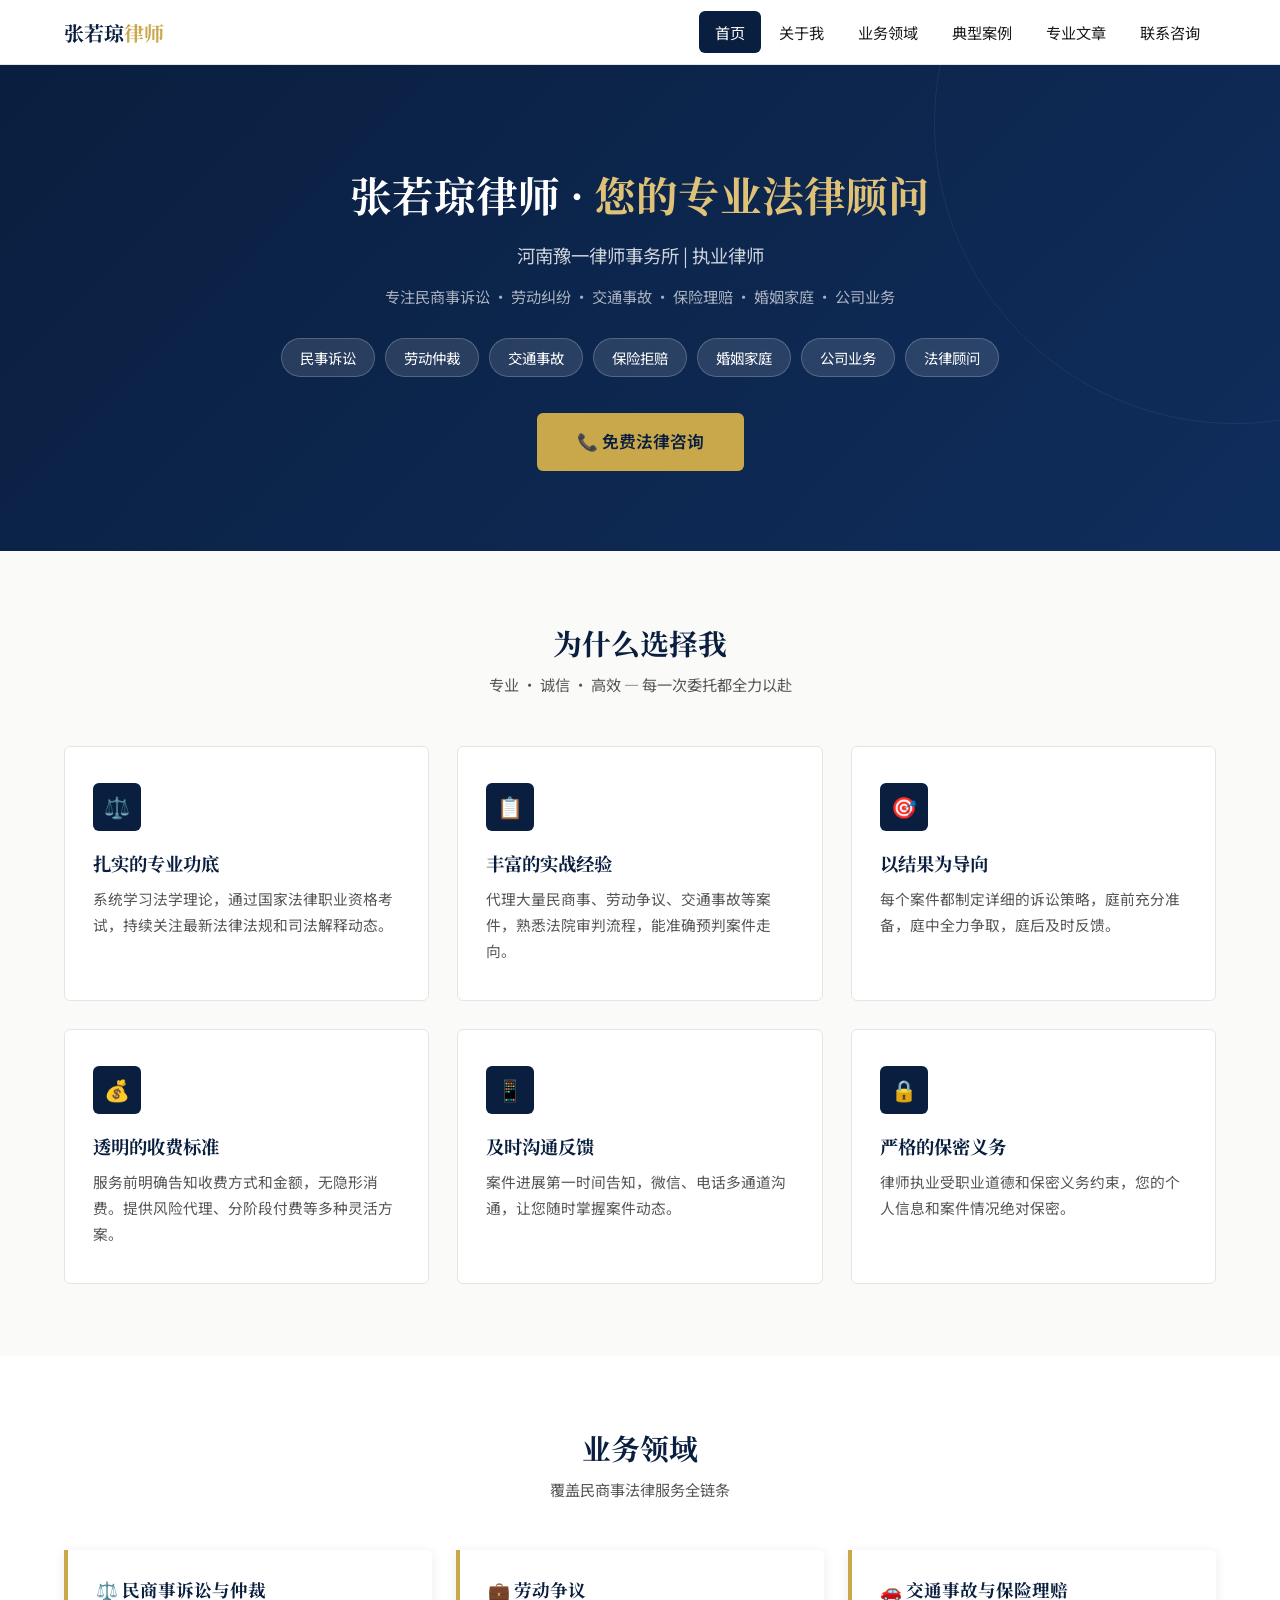
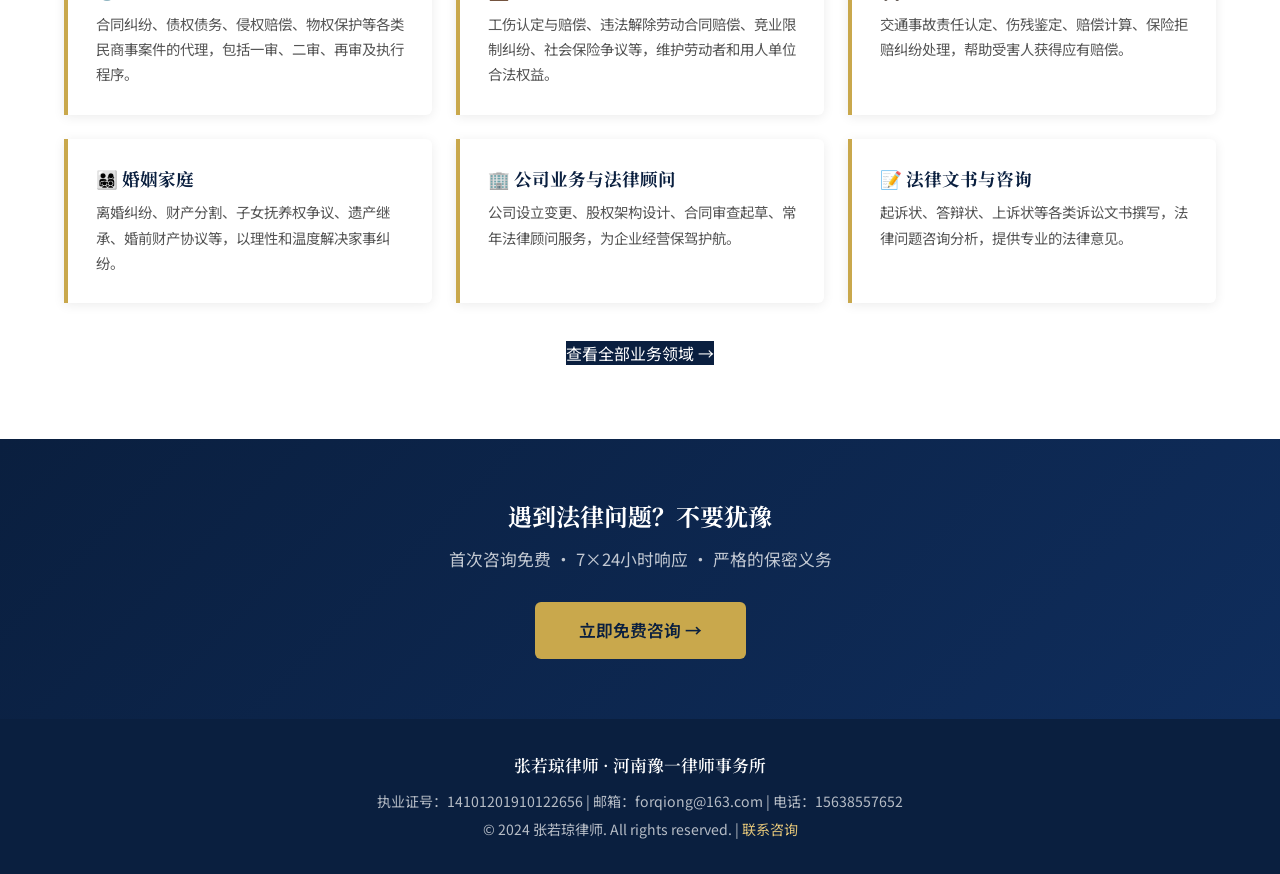
<file: index.html>
<!DOCTYPE html>
<html lang="zh-CN">
<head>
  <meta charset="UTF-8">
  <meta name="viewport" content="width=device-width, initial-scale=1.0">
  <meta name="description" content="张若琼律师个人网站 — 专业民商事诉讼、劳动纠纷、交通事故、保险理赔、婚姻家庭、公司业务法律服务。免费法律咨询。">
  <meta name="keywords" content="张若琼,律师,民事诉讼,劳动争议,交通事故,保险拒赔,婚姻家庭,法律顾问,郑州律师">
  <title>张若琼律师 — 河南豫一律师事务所 | 专业法律服务</title>
  <link rel="stylesheet" href="css/style.css">
  <!-- Google Fonts -->
  <link rel="preconnect" href="https://fonts.googleapis.com">
  <link rel="preconnect" href="https://fonts.gstatic.com" crossorigin>
  <link href="https://fonts.googleapis.com/css2?family=Noto+Sans+SC:wght@400;500;600;700&family=Noto+Serif+SC:wght@600;700&display=swap" rel="stylesheet">
</head>
<body>
  <!-- ===== Header ===== -->
  <header class="site-header">
    <div class="header-inner">
      <a href="index.html" class="logo">张若琼<span>律师</span></a>

      <button class="hamburger" aria-label="导航菜单">
        <span></span><span></span><span></span>
      </button>

      <nav>
        <ul class="nav-links">
          <li><a href="index.html" class="active">首页</a></li>
          <li><a href="about.html">关于我</a></li>
          <li><a href="practice-areas.html">业务领域</a></li>
          <li><a href="cases.html">典型案例</a></li>
          <li><a href="articles.html">专业文章</a></li>
          <li><a href="contact.html">联系咨询</a></li>
        </ul>
      </nav>
    </div>
  </header>

  <!-- ===== Hero ===== -->
  <section class="hero">
    <div class="container">
      <h1>张若琼律师 · <span>您的专业法律顾问</span></h1>
      <p class="subtitle">河南豫一律师事务所 | 执业律师</p>
      <p class="subtitle" style="font-size:0.95rem;color:rgba(255,255,255,0.65);margin-bottom:8px;">专注民商事诉讼 · 劳动纠纷 · 交通事故 · 保险理赔 · 婚姻家庭 · 公司业务</p>
      <div class="tags">
        <span>民事诉讼</span>
        <span>劳动仲裁</span>
        <span>交通事故</span>
        <span>保险拒赔</span>
        <span>婚姻家庭</span>
        <span>公司业务</span>
        <span>法律顾问</span>
      </div>
      <a href="contact.html" class="cta">📞 免费法律咨询</a>
    </div>
  </section>

  <!-- ===== Why Choose ===== -->
  <section class="section">
    <div class="container">
      <h2 class="section-title">为什么选择我</h2>
      <p class="section-subtitle">专业 · 诚信 · 高效 — 每一次委托都全力以赴</p>

      <div class="features-grid">
        <div class="feature-card">
          <div class="icon">⚖️</div>
          <h3>扎实的专业功底</h3>
          <p>系统学习法学理论，通过国家法律职业资格考试，持续关注最新法律法规和司法解释动态。</p>
        </div>
        <div class="feature-card">
          <div class="icon">📋</div>
          <h3>丰富的实战经验</h3>
          <p>代理大量民商事、劳动争议、交通事故等案件，熟悉法院审判流程，能准确预判案件走向。</p>
        </div>
        <div class="feature-card">
          <div class="icon">🎯</div>
          <h3>以结果为导向</h3>
          <p>每个案件都制定详细的诉讼策略，庭前充分准备，庭中全力争取，庭后及时反馈。</p>
        </div>
        <div class="feature-card">
          <div class="icon">💰</div>
          <h3>透明的收费标准</h3>
          <p>服务前明确告知收费方式和金额，无隐形消费。提供风险代理、分阶段付费等多种灵活方案。</p>
        </div>
        <div class="feature-card">
          <div class="icon">📱</div>
          <h3>及时沟通反馈</h3>
          <p>案件进展第一时间告知，微信、电话多通道沟通，让您随时掌握案件动态。</p>
        </div>
        <div class="feature-card">
          <div class="icon">🔒</div>
          <h3>严格的保密义务</h3>
          <p>律师执业受职业道德和保密义务约束，您的个人信息和案件情况绝对保密。</p>
        </div>
      </div>
    </div>
  </section>

  <!-- ===== Practice Areas Preview ===== -->
  <section class="section section-alt">
    <div class="container">
      <h2 class="section-title">业务领域</h2>
      <p class="section-subtitle">覆盖民商事法律服务全链条</p>

      <div class="practice-list">
        <div class="practice-item">
          <h3>⚖️ 民商事诉讼与仲裁</h3>
          <p>合同纠纷、债权债务、侵权赔偿、物权保护等各类民商事案件的代理，包括一审、二审、再审及执行程序。</p>
        </div>
        <div class="practice-item">
          <h3>💼 劳动争议</h3>
          <p>工伤认定与赔偿、违法解除劳动合同赔偿、竞业限制纠纷、社会保险争议等，维护劳动者和用人单位合法权益。</p>
        </div>
        <div class="practice-item">
          <h3>🚗 交通事故与保险理赔</h3>
          <p>交通事故责任认定、伤残鉴定、赔偿计算、保险拒赔纠纷处理，帮助受害人获得应有赔偿。</p>
        </div>
        <div class="practice-item">
          <h3>👨‍👩‍👧‍👦 婚姻家庭</h3>
          <p>离婚纠纷、财产分割、子女抚养权争议、遗产继承、婚前财产协议等，以理性和温度解决家事纠纷。</p>
        </div>
        <div class="practice-item">
          <h3>🏢 公司业务与法律顾问</h3>
          <p>公司设立变更、股权架构设计、合同审查起草、常年法律顾问服务，为企业经营保驾护航。</p>
        </div>
        <div class="practice-item">
          <h3>📝 法律文书与咨询</h3>
          <p>起诉状、答辩状、上诉状等各类诉讼文书撰写，法律问题咨询分析，提供专业的法律意见。</p>
        </div>
      </div>

      <div style="text-align:center;margin-top:36px;">
        <a href="practice-areas.html" class="cta" style="background:var(--primary);color:var(--white);">查看全部业务领域 →</a>
      </div>
    </div>
  </section>

  <!-- ===== CTA Banner ===== -->
  <section style="background:linear-gradient(135deg,var(--primary),var(--primary-light));color:var(--white);padding:60px 0;text-align:center;">
    <div class="container">
      <h2 style="color:var(--white);font-family:var(--font-heading);margin-bottom:12px;">遇到法律问题？不要犹豫</h2>
      <p style="color:rgba(255,255,255,0.75);margin-bottom:28px;font-size:1.05rem;">首次咨询免费 · 7×24小时响应 · 严格的保密义务</p>
      <a href="contact.html" style="display:inline-block;background:var(--accent);color:var(--primary);padding:14px 44px;border-radius:var(--radius);font-size:1.05rem;font-weight:600;">立即免费咨询 →</a>
    </div>
  </section>

  <!-- ===== Footer ===== -->
  <footer class="site-footer">
    <div class="container">
      <div class="footer-brand">张若琼律师 · 河南豫一律师事务所</div>
      <p>执业证号：14101201910122656 | 邮箱：forqiong@163.com | 电话：15638557652</p>
      <p style="margin-top:4px;">© 2024 张若琼律师. All rights reserved. | <a href="contact.html">联系咨询</a></p>
    </div>
  </footer>

  <script src="js/main.js"></script>
</body>
</html>
</file>
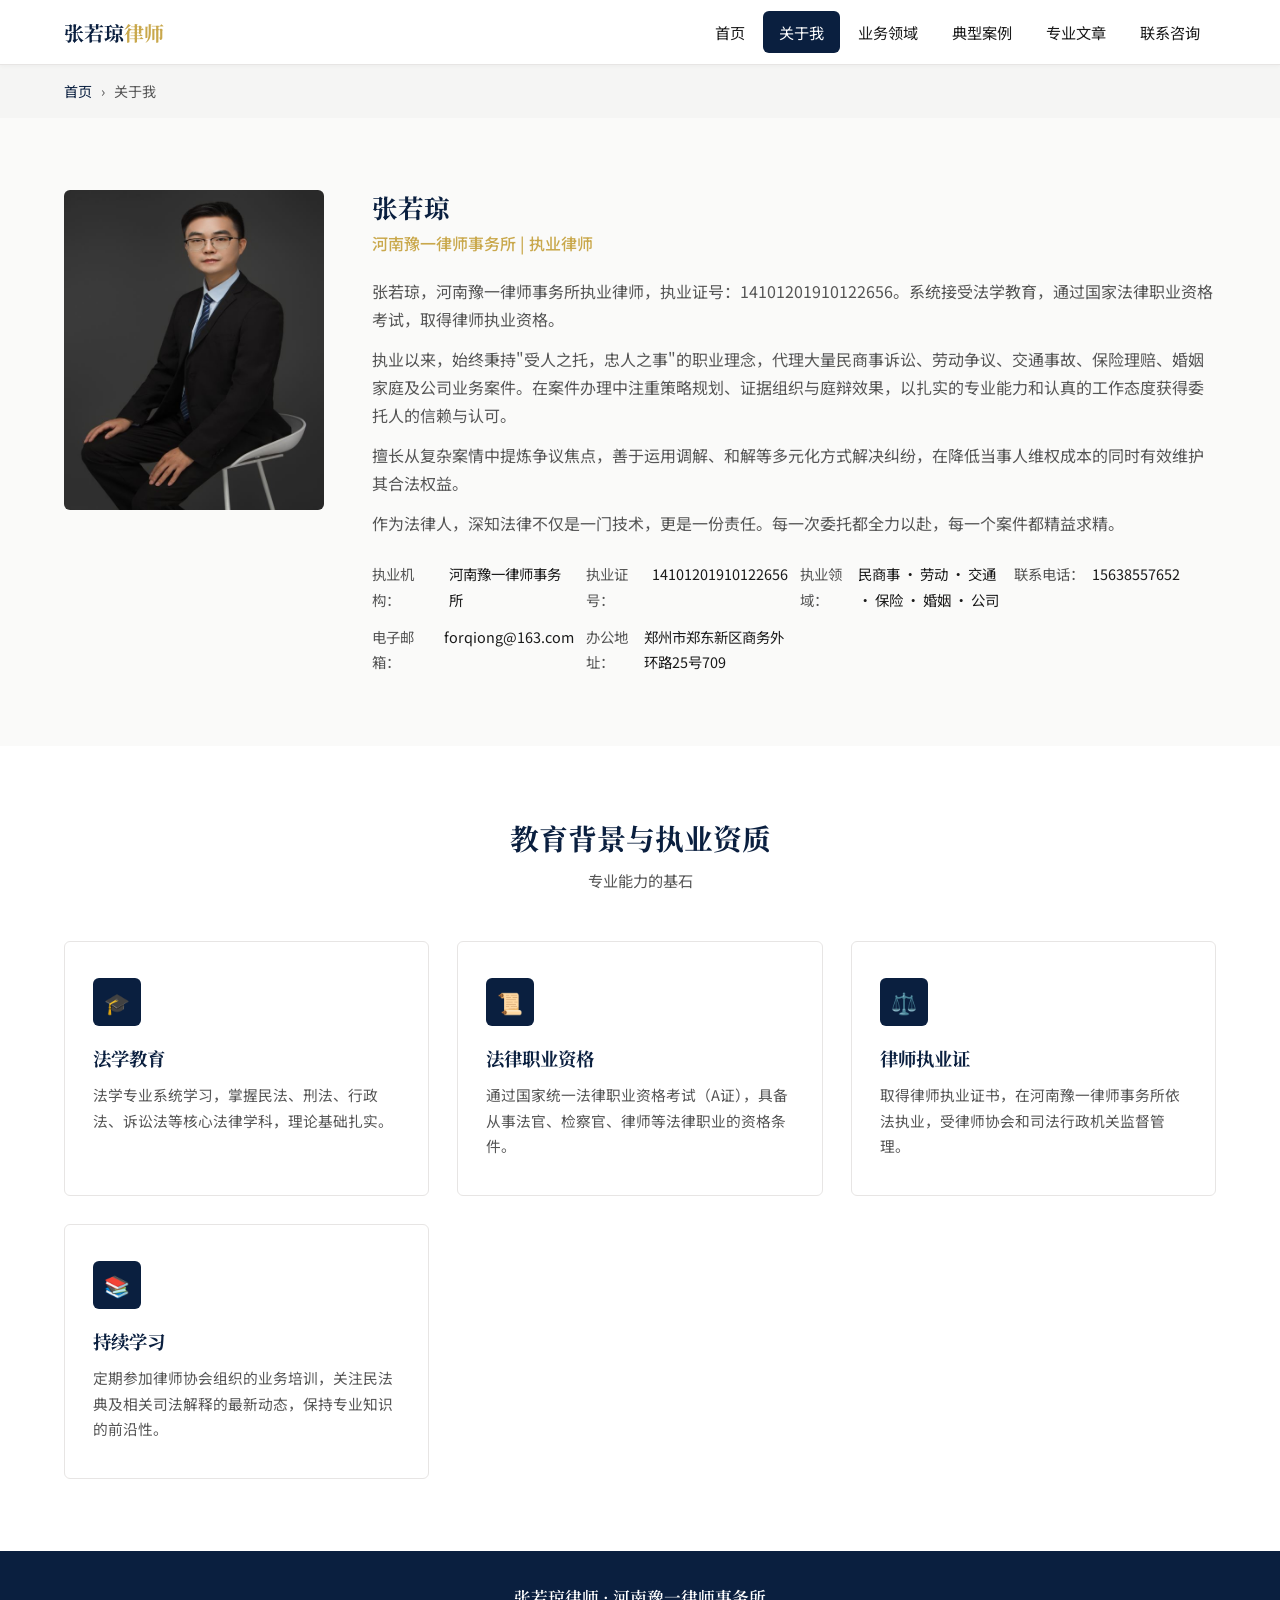
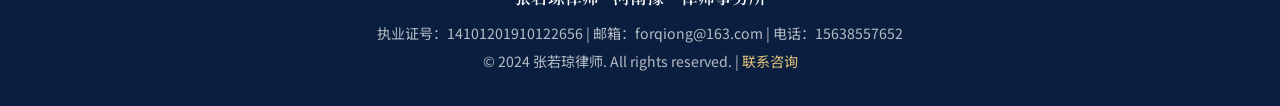
<file: about.html>
<!DOCTYPE html>
<html lang="zh-CN">
<head>
  <meta charset="UTF-8">
  <meta name="viewport" content="width=device-width, initial-scale=1.0">
  <meta name="description" content="张若琼律师个人简介 — 河南豫一律师事务所执业律师，专注民商事诉讼、劳动纠纷、交通事故、保险理赔、婚姻家庭、公司业务。">
  <title>关于我 — 张若琼律师 | 河南豫一律师事务所</title>
  <link rel="stylesheet" href="css/style.css">
  <link href="https://fonts.googleapis.com/css2?family=Noto+Sans+SC:wght@400;500;600;700&family=Noto+Serif+SC:wght@600;700&display=swap" rel="stylesheet">
</head>
<body>
  <header class="site-header">
    <div class="header-inner">
      <a href="index.html" class="logo">张若琼<span>律师</span></a>
      <button class="hamburger" aria-label="导航菜单">
        <span></span><span></span><span></span>
      </button>
      <nav>
        <ul class="nav-links">
          <li><a href="index.html">首页</a></li>
          <li><a href="about.html">关于我</a></li>
          <li><a href="practice-areas.html">业务领域</a></li>
          <li><a href="cases.html">典型案例</a></li>
          <li><a href="articles.html">专业文章</a></li>
          <li><a href="contact.html">联系咨询</a></li>
        </ul>
      </nav>
    </div>
  </header>

  <div class="breadcrumb">
    <div class="container">
      <a href="index.html">首页</a> <span>›</span> 关于我
    </div>
  </div>

  <section class="section">
    <div class="container">
      <div class="about-profile">
        <div class="about-photo" style="background:none;">
          <img src="images/photo.jpg" alt="张若琼律师" style="width:100%;height:100%;object-fit:cover;">
        </div>
        <div class="about-info">
          <h2>张若琼</h2>
          <div class="position">河南豫一律师事务所 | 执业律师</div>

          <div class="bio">
            <p>张若琼，河南豫一律师事务所执业律师，执业证号：14101201910122656。系统接受法学教育，通过国家法律职业资格考试，取得律师执业资格。</p>
            <p>执业以来，始终秉持"受人之托，忠人之事"的职业理念，代理大量民商事诉讼、劳动争议、交通事故、保险理赔、婚姻家庭及公司业务案件。在案件办理中注重策略规划、证据组织与庭辩效果，以扎实的专业能力和认真的工作态度获得委托人的信赖与认可。</p>
            <p>擅长从复杂案情中提炼争议焦点，善于运用调解、和解等多元化方式解决纠纷，在降低当事人维权成本的同时有效维护其合法权益。</p>
            <p>作为法律人，深知法律不仅是一门技术，更是一份责任。每一次委托都全力以赴，每一个案件都精益求精。</p>
          </div>

          <ul class="about-meta">
            <li><span class="label">执业机构：</span>河南豫一律师事务所</li>
            <li><span class="label">执业证号：</span>14101201910122656</li>
            <li><span class="label">执业领域：</span>民商事 · 劳动 · 交通 · 保险 · 婚姻 · 公司</li>
            <li><span class="label">联系电话：</span>15638557652</li>
            <li><span class="label">电子邮箱：</span>forqiong@163.com</li>
            <li><span class="label">办公地址：</span>郑州市郑东新区商务外环路25号709</li>
          </ul>
        </div>
      </div>
    </div>
  </section>

  <!-- Education & Qualifications -->
  <section class="section section-alt">
    <div class="container">
      <h2 class="section-title">教育背景与执业资质</h2>
      <p class="section-subtitle">专业能力的基石</p>
      <div class="features-grid">
        <div class="feature-card">
          <div class="icon">🎓</div>
          <h3>法学教育</h3>
          <p>法学专业系统学习，掌握民法、刑法、行政法、诉讼法等核心法律学科，理论基础扎实。</p>
        </div>
        <div class="feature-card">
          <div class="icon">📜</div>
          <h3>法律职业资格</h3>
          <p>通过国家统一法律职业资格考试（A证），具备从事法官、检察官、律师等法律职业的资格条件。</p>
        </div>
        <div class="feature-card">
          <div class="icon">⚖️</div>
          <h3>律师执业证</h3>
          <p>取得律师执业证书，在河南豫一律师事务所依法执业，受律师协会和司法行政机关监督管理。</p>
        </div>
        <div class="feature-card">
          <div class="icon">📚</div>
          <h3>持续学习</h3>
          <p>定期参加律师协会组织的业务培训，关注民法典及相关司法解释的最新动态，保持专业知识的前沿性。</p>
        </div>
      </div>
    </div>
  </section>

  <footer class="site-footer">
    <div class="container">
      <div class="footer-brand">张若琼律师 · 河南豫一律师事务所</div>
      <p>执业证号：14101201910122656 | 邮箱：forqiong@163.com | 电话：15638557652</p>
      <p style="margin-top:4px;">© 2024 张若琼律师. All rights reserved. | <a href="contact.html">联系咨询</a></p>
    </div>
  </footer>

  <script src="js/main.js"></script>
</body>
</html>
</file>
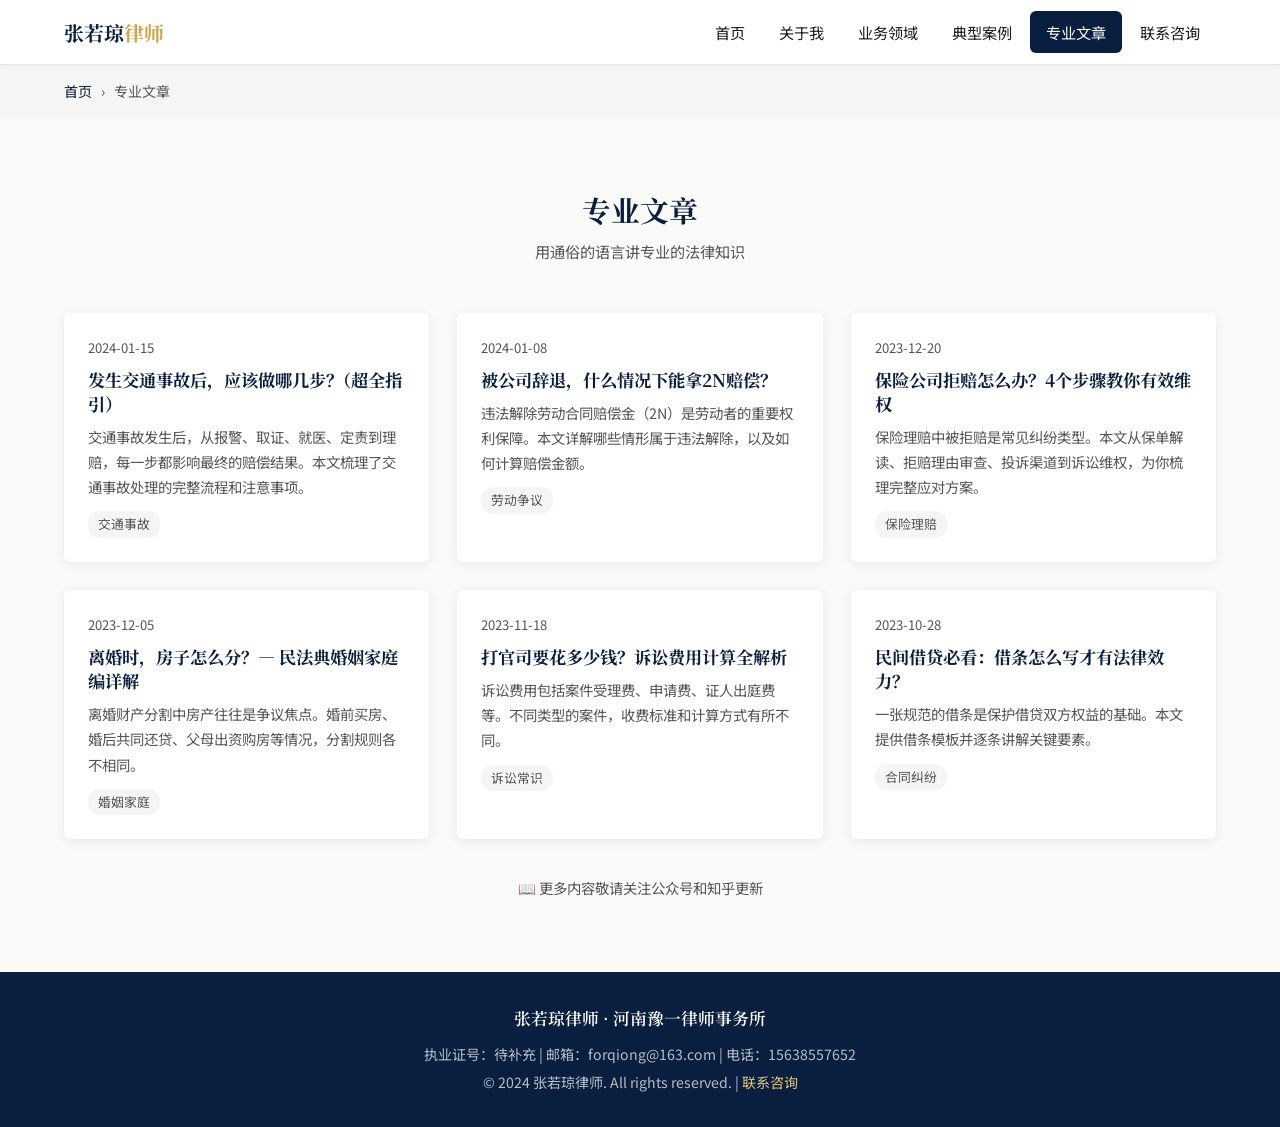
<file: articles.html>
<!DOCTYPE html>
<html lang="zh-CN">
<head>
  <meta charset="UTF-8">
  <meta name="viewport" content="width=device-width, initial-scale=1.0">
  <meta name="description" content="张若琼律师专业文章 — 分享法律知识、案例分析、法规解读，帮助您了解最新法律动态。">
  <title>专业文章 — 张若琼律师 | 河南豫一律师事务所</title>
  <link rel="stylesheet" href="css/style.css">
  <link href="https://fonts.googleapis.com/css2?family=Noto+Sans+SC:wght@400;500;600;700&family=Noto+Serif+SC:wght@600;700&display=swap" rel="stylesheet">
</head>
<body>
  <header class="site-header">
    <div class="header-inner">
      <a href="index.html" class="logo">张若琼<span>律师</span></a>
      <button class="hamburger" aria-label="导航菜单">
        <span></span><span></span><span></span>
      </button>
      <nav>
        <ul class="nav-links">
          <li><a href="index.html">首页</a></li>
          <li><a href="about.html">关于我</a></li>
          <li><a href="practice-areas.html">业务领域</a></li>
          <li><a href="cases.html">典型案例</a></li>
          <li><a href="articles.html">专业文章</a></li>
          <li><a href="contact.html">联系咨询</a></li>
        </ul>
      </nav>
    </div>
  </header>

  <div class="breadcrumb">
    <div class="container">
      <a href="index.html">首页</a> <span>›</span> 专业文章
    </div>
  </div>

  <section class="section">
    <div class="container">
      <h2 class="section-title">专业文章</h2>
      <p class="section-subtitle">用通俗的语言讲专业的法律知识</p>

      <div class="articles-grid">

        <article class="article-card">
          <div class="article-body">
            <div class="article-date">2024-01-15</div>
            <h3><a href="#">发生交通事故后，应该做哪几步？（超全指引）</a></h3>
            <p class="article-excerpt">交通事故发生后，从报警、取证、就医、定责到理赔，每一步都影响最终的赔偿结果。本文梳理了交通事故处理的完整流程和注意事项。</p>
            <span class="article-tag">交通事故</span>
          </div>
        </article>

        <article class="article-card">
          <div class="article-body">
            <div class="article-date">2024-01-08</div>
            <h3><a href="#">被公司辞退，什么情况下能拿2N赔偿？</a></h3>
            <p class="article-excerpt">违法解除劳动合同赔偿金（2N）是劳动者的重要权利保障。本文详解哪些情形属于违法解除，以及如何计算赔偿金额。</p>
            <span class="article-tag">劳动争议</span>
          </div>
        </article>

        <article class="article-card">
          <div class="article-body">
            <div class="article-date">2023-12-20</div>
            <h3><a href="#">保险公司拒赔怎么办？4个步骤教你有效维权</a></h3>
            <p class="article-excerpt">保险理赔中被拒赔是常见纠纷类型。本文从保单解读、拒赔理由审查、投诉渠道到诉讼维权，为你梳理完整应对方案。</p>
            <span class="article-tag">保险理赔</span>
          </div>
        </article>

        <article class="article-card">
          <div class="article-body">
            <div class="article-date">2023-12-05</div>
            <h3><a href="#">离婚时，房子怎么分？— 民法典婚姻家庭编详解</a></h3>
            <p class="article-excerpt">离婚财产分割中房产往往是争议焦点。婚前买房、婚后共同还贷、父母出资购房等情况，分割规则各不相同。</p>
            <span class="article-tag">婚姻家庭</span>
          </div>
        </article>

        <article class="article-card">
          <div class="article-body">
            <div class="article-date">2023-11-18</div>
            <h3><a href="#">打官司要花多少钱？诉讼费用计算全解析</a></h3>
            <p class="article-excerpt">诉讼费用包括案件受理费、申请费、证人出庭费等。不同类型的案件，收费标准和计算方式有所不同。</p>
            <span class="article-tag">诉讼常识</span>
          </div>
        </article>

        <article class="article-card">
          <div class="article-body">
            <div class="article-date">2023-10-28</div>
            <h3><a href="#">民间借贷必看：借条怎么写才有法律效力？</a></h3>
            <p class="article-excerpt">一张规范的借条是保护借贷双方权益的基础。本文提供借条模板并逐条讲解关键要素。</p>
            <span class="article-tag">合同纠纷</span>
          </div>
        </article>
      </div>

      <p style="text-align:center;color:var(--text-light);margin-top:36px;font-size:0.9rem;">
        📖 更多内容敬请关注公众号和知乎更新
      </p>
    </div>
  </section>

  <footer class="site-footer">
    <div class="container">
      <div class="footer-brand">张若琼律师 · 河南豫一律师事务所</div>
      <p>执业证号：待补充 | 邮箱：forqiong@163.com | 电话：15638557652</p>
      <p style="margin-top:4px;">© 2024 张若琼律师. All rights reserved. | <a href="contact.html">联系咨询</a></p>
    </div>
  </footer>

  <script src="js/main.js"></script>
</body>
</html>
</file>
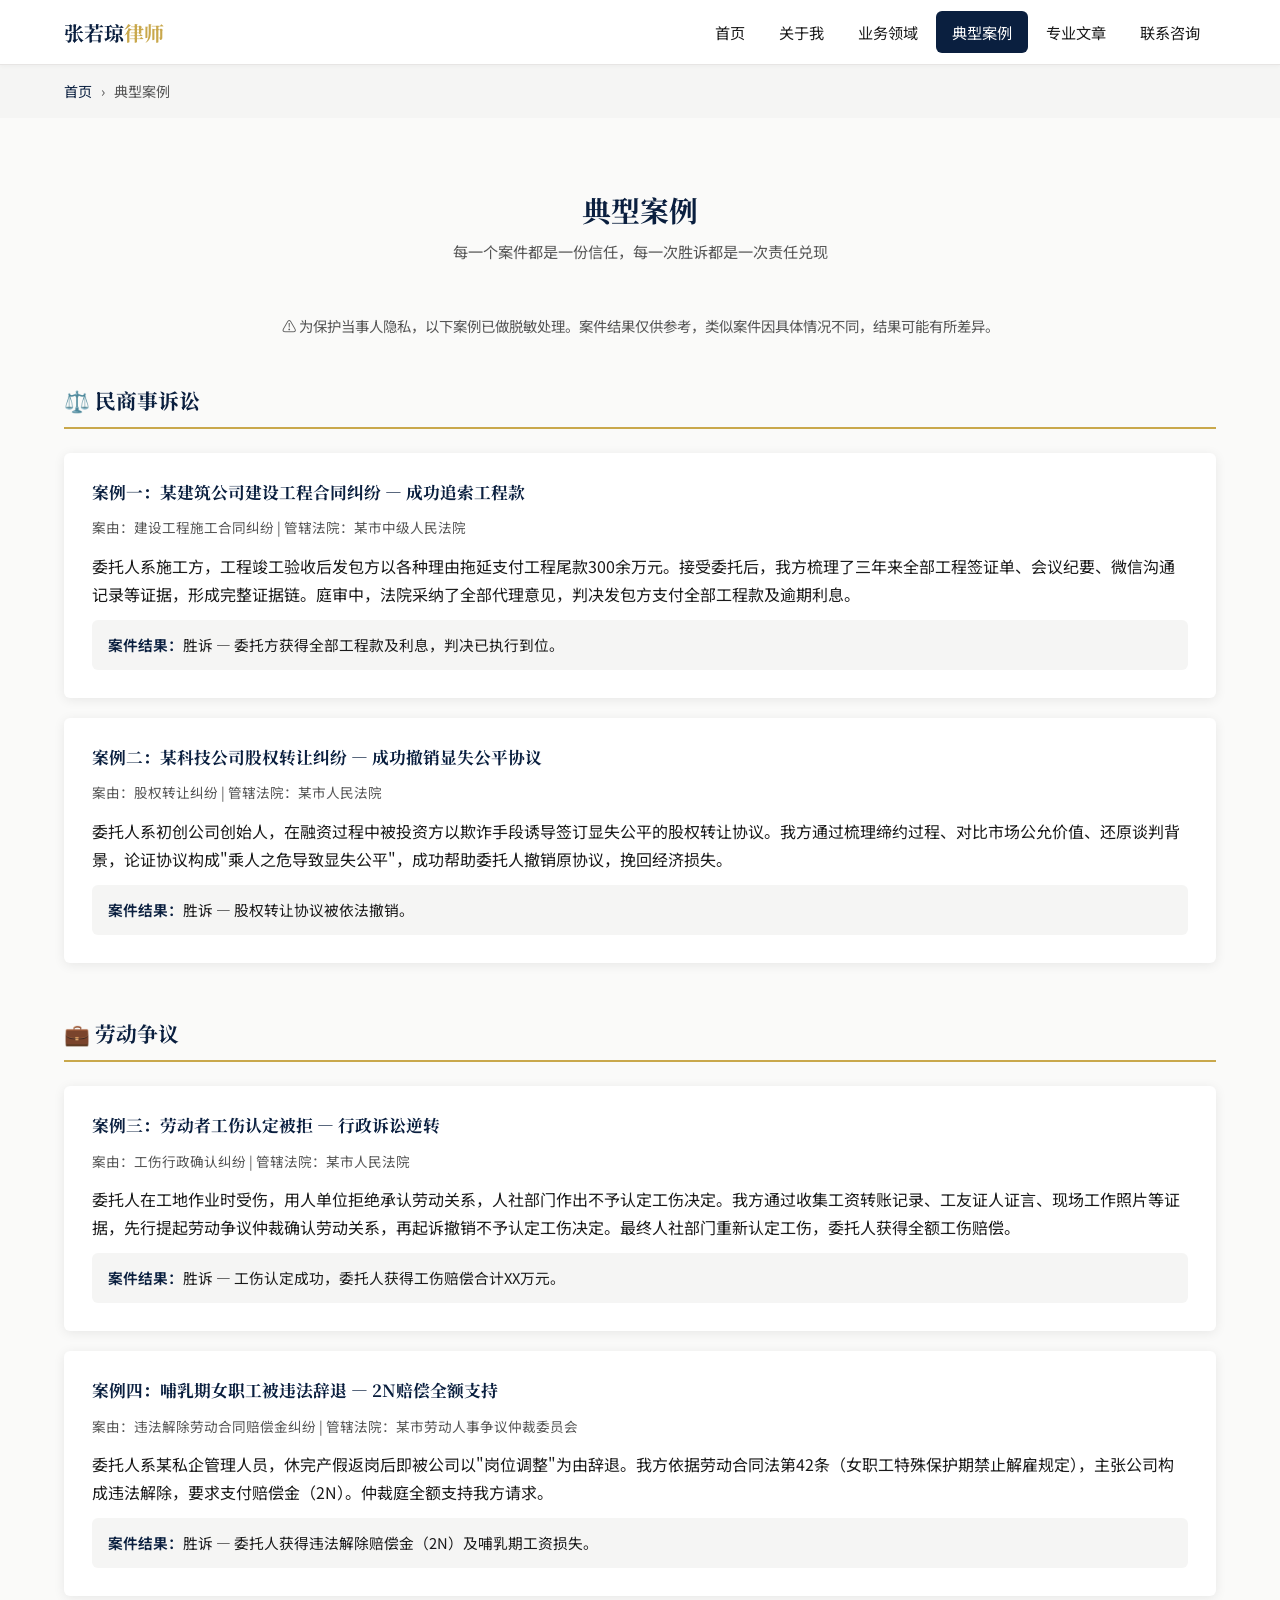
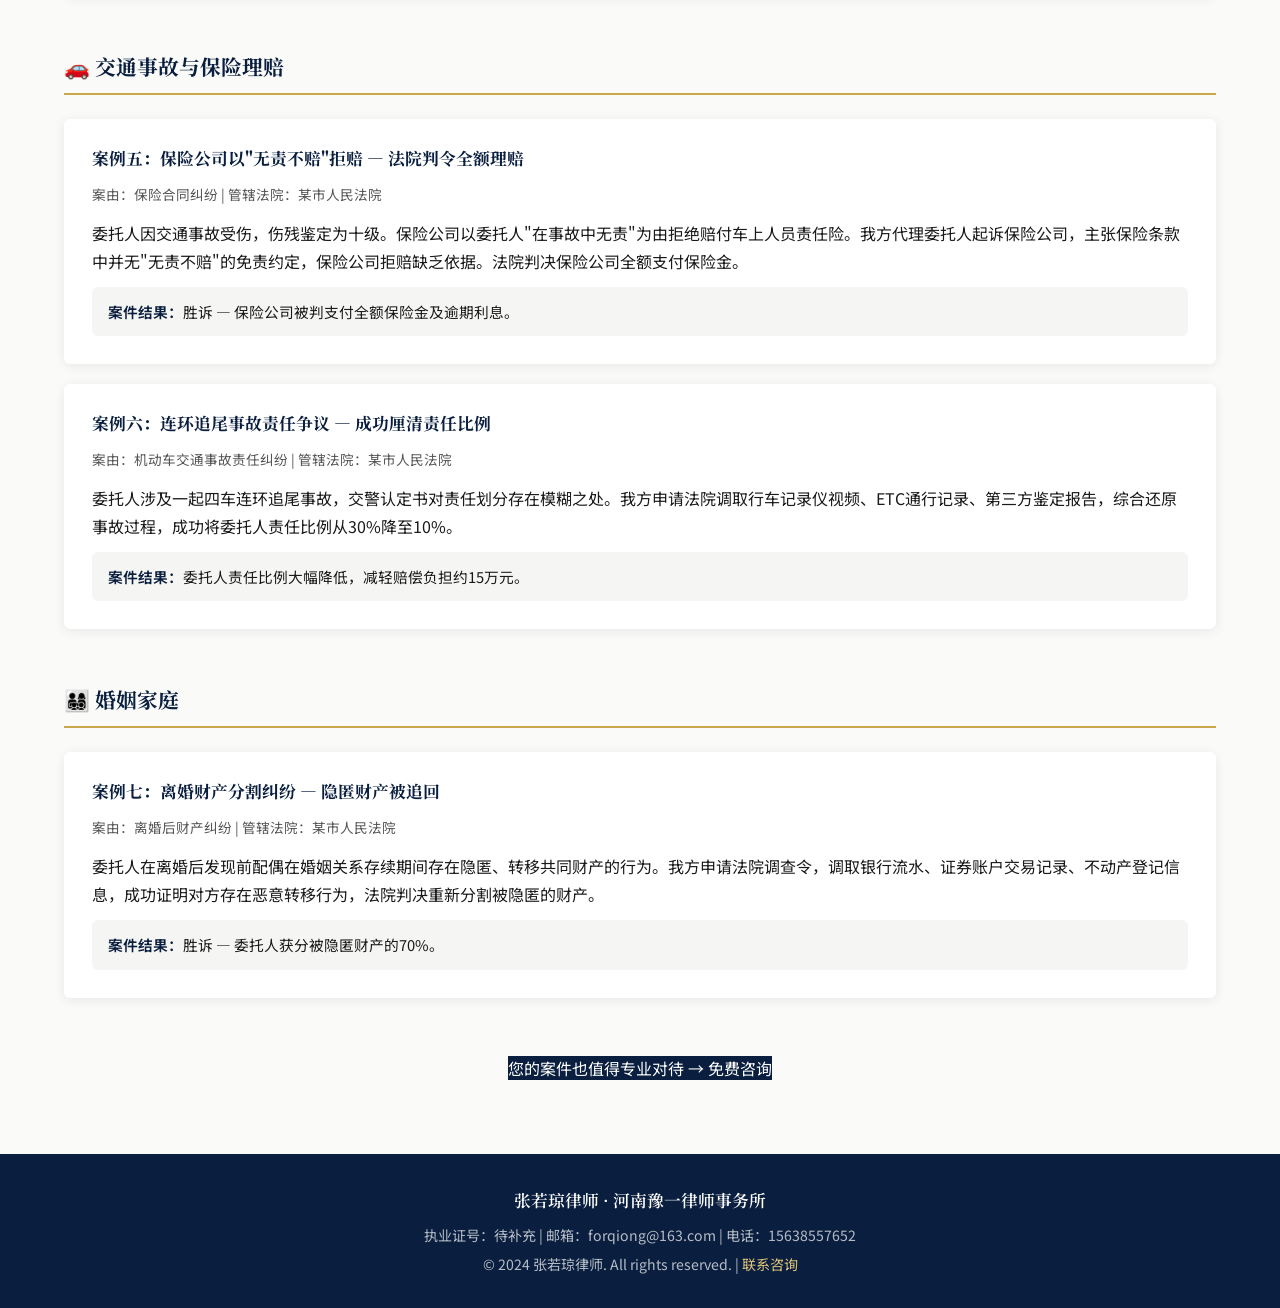
<file: cases.html>
<!DOCTYPE html>
<html lang="zh-CN">
<head>
  <meta charset="UTF-8">
  <meta name="viewport" content="width=device-width, initial-scale=1.0">
  <meta name="description" content="张若琼律师承办典型案例 — 民商事诉讼、劳动争议、交通事故等案件成功案例。">
  <title>典型案例 — 张若琼律师 | 河南豫一律师事务所</title>
  <link rel="stylesheet" href="css/style.css">
  <link href="https://fonts.googleapis.com/css2?family=Noto+Sans+SC:wght@400;500;600;700&family=Noto+Serif+SC:wght@600;700&display=swap" rel="stylesheet">
  <style>
    .case-category { margin-bottom: 56px; }
    .case-category h3 {
      font-size: 1.3rem;
      border-bottom: 2px solid var(--accent);
      padding-bottom: 12px;
      margin-bottom: 24px;
    }
    .case-detail {
      background: var(--white);
      border-radius: var(--radius);
      padding: 28px;
      box-shadow: var(--shadow);
      margin-bottom: 20px;
    }
    .case-detail h4 { font-size: 1.05rem; margin-bottom: 12px; }
    .case-detail .case-meta {
      font-size: 0.85rem;
      color: var(--text-light);
      margin-bottom: 12px;
    }
    .case-detail .case-outcome {
      background: var(--gray-100);
      padding: 12px 16px;
      border-radius: var(--radius);
      margin-top: 12px;
      font-size: 0.92rem;
    }
    .case-outcome .label { font-weight: 600; color: var(--primary); }
  </style>
</head>
<body>
  <header class="site-header">
    <div class="header-inner">
      <a href="index.html" class="logo">张若琼<span>律师</span></a>
      <button class="hamburger" aria-label="导航菜单">
        <span></span><span></span><span></span>
      </button>
      <nav>
        <ul class="nav-links">
          <li><a href="index.html">首页</a></li>
          <li><a href="about.html">关于我</a></li>
          <li><a href="practice-areas.html">业务领域</a></li>
          <li><a href="cases.html">典型案例</a></li>
          <li><a href="articles.html">专业文章</a></li>
          <li><a href="contact.html">联系咨询</a></li>
        </ul>
      </nav>
    </div>
  </header>

  <div class="breadcrumb">
    <div class="container">
      <a href="index.html">首页</a> <span>›</span> 典型案例
    </div>
  </div>

  <section class="section">
    <div class="container">
      <h2 class="section-title">典型案例</h2>
      <p class="section-subtitle">每一个案件都是一份信任，每一次胜诉都是一次责任兑现</p>

      <p style="text-align:center;color:var(--text-light);margin-bottom:48px;font-size:0.9rem;">
        ⚠️ 为保护当事人隐私，以下案例已做脱敏处理。案件结果仅供参考，类似案件因具体情况不同，结果可能有所差异。
      </p>

      <!-- 民商事诉讼 -->
      <div class="case-category">
        <h3>⚖️ 民商事诉讼</h3>

        <div class="case-detail">
          <h4>案例一：某建筑公司建设工程合同纠纷 — 成功追索工程款</h4>
          <p class="case-meta">案由：建设工程施工合同纠纷 | 管辖法院：某市中级人民法院</p>
          <p>委托人系施工方，工程竣工验收后发包方以各种理由拖延支付工程尾款300余万元。接受委托后，我方梳理了三年来全部工程签证单、会议纪要、微信沟通记录等证据，形成完整证据链。庭审中，法院采纳了全部代理意见，判决发包方支付全部工程款及逾期利息。</p>
          <div class="case-outcome">
            <span class="label">案件结果：</span>胜诉 — 委托方获得全部工程款及利息，判决已执行到位。
          </div>
        </div>

        <div class="case-detail">
          <h4>案例二：某科技公司股权转让纠纷 — 成功撤销显失公平协议</h4>
          <p class="case-meta">案由：股权转让纠纷 | 管辖法院：某市人民法院</p>
          <p>委托人系初创公司创始人，在融资过程中被投资方以欺诈手段诱导签订显失公平的股权转让协议。我方通过梳理缔约过程、对比市场公允价值、还原谈判背景，论证协议构成"乘人之危导致显失公平"，成功帮助委托人撤销原协议，挽回经济损失。</p>
          <div class="case-outcome">
            <span class="label">案件结果：</span>胜诉 — 股权转让协议被依法撤销。
          </div>
        </div>
      </div>

      <!-- 劳动争议 -->
      <div class="case-category">
        <h3>💼 劳动争议</h3>

        <div class="case-detail">
          <h4>案例三：劳动者工伤认定被拒 — 行政诉讼逆转</h4>
          <p class="case-meta">案由：工伤行政确认纠纷 | 管辖法院：某市人民法院</p>
          <p>委托人在工地作业时受伤，用人单位拒绝承认劳动关系，人社部门作出不予认定工伤决定。我方通过收集工资转账记录、工友证人证言、现场工作照片等证据，先行提起劳动争议仲裁确认劳动关系，再起诉撤销不予认定工伤决定。最终人社部门重新认定工伤，委托人获得全额工伤赔偿。</p>
          <div class="case-outcome">
            <span class="label">案件结果：</span>胜诉 — 工伤认定成功，委托人获得工伤赔偿合计XX万元。
          </div>
        </div>

        <div class="case-detail">
          <h4>案例四：哺乳期女职工被违法辞退 — 2N赔偿全额支持</h4>
          <p class="case-meta">案由：违法解除劳动合同赔偿金纠纷 | 管辖法院：某市劳动人事争议仲裁委员会</p>
          <p>委托人系某私企管理人员，休完产假返岗后即被公司以"岗位调整"为由辞退。我方依据劳动合同法第42条（女职工特殊保护期禁止解雇规定），主张公司构成违法解除，要求支付赔偿金（2N）。仲裁庭全额支持我方请求。</p>
          <div class="case-outcome">
            <span class="label">案件结果：</span>胜诉 — 委托人获得违法解除赔偿金（2N）及哺乳期工资损失。</div>
        </div>
      </div>

      <!-- 交通事故与保险 -->
      <div class="case-category">
        <h3>🚗 交通事故与保险理赔</h3>

        <div class="case-detail">
          <h4>案例五：保险公司以"无责不赔"拒赔 — 法院判令全额理赔</h4>
          <p class="case-meta">案由：保险合同纠纷 | 管辖法院：某市人民法院</p>
          <p>委托人因交通事故受伤，伤残鉴定为十级。保险公司以委托人"在事故中无责"为由拒绝赔付车上人员责任险。我方代理委托人起诉保险公司，主张保险条款中并无"无责不赔"的免责约定，保险公司拒赔缺乏依据。法院判决保险公司全额支付保险金。</p>
          <div class="case-outcome">
            <span class="label">案件结果：</span>胜诉 — 保险公司被判支付全额保险金及逾期利息。
          </div>
        </div>

        <div class="case-detail">
          <h4>案例六：连环追尾事故责任争议 — 成功厘清责任比例</h4>
          <p class="case-meta">案由：机动车交通事故责任纠纷 | 管辖法院：某市人民法院</p>
          <p>委托人涉及一起四车连环追尾事故，交警认定书对责任划分存在模糊之处。我方申请法院调取行车记录仪视频、ETC通行记录、第三方鉴定报告，综合还原事故过程，成功将委托人责任比例从30%降至10%。</p>
          <div class="case-outcome">
            <span class="label">案件结果：</span>委托人责任比例大幅降低，减轻赔偿负担约15万元。
          </div>
        </div>
      </div>

      <!-- 婚姻家庭 -->
      <div class="case-category">
        <h3>👨‍👩‍👧‍👦 婚姻家庭</h3>

        <div class="case-detail">
          <h4>案例七：离婚财产分割纠纷 — 隐匿财产被追回</h4>
          <p class="case-meta">案由：离婚后财产纠纷 | 管辖法院：某市人民法院</p>
          <p>委托人在离婚后发现前配偶在婚姻关系存续期间存在隐匿、转移共同财产的行为。我方申请法院调查令，调取银行流水、证券账户交易记录、不动产登记信息，成功证明对方存在恶意转移行为，法院判决重新分割被隐匿的财产。</p>
          <div class="case-outcome">
            <span class="label">案件结果：</span>胜诉 — 委托人获分被隐匿财产的70%。
          </div>
        </div>
      </div>

      <div style="text-align:center;margin-top:36px;">
        <a href="contact.html" class="cta" style="background:var(--primary);color:var(--white);">您的案件也值得专业对待 → 免费咨询</a>
      </div>
    </div>
  </section>

  <footer class="site-footer">
    <div class="container">
      <div class="footer-brand">张若琼律师 · 河南豫一律师事务所</div>
      <p>执业证号：待补充 | 邮箱：forqiong@163.com | 电话：15638557652</p>
      <p style="margin-top:4px;">© 2024 张若琼律师. All rights reserved. | <a href="contact.html">联系咨询</a></p>
    </div>
  </footer>

  <script src="js/main.js"></script>
</body>
</html>
</file>
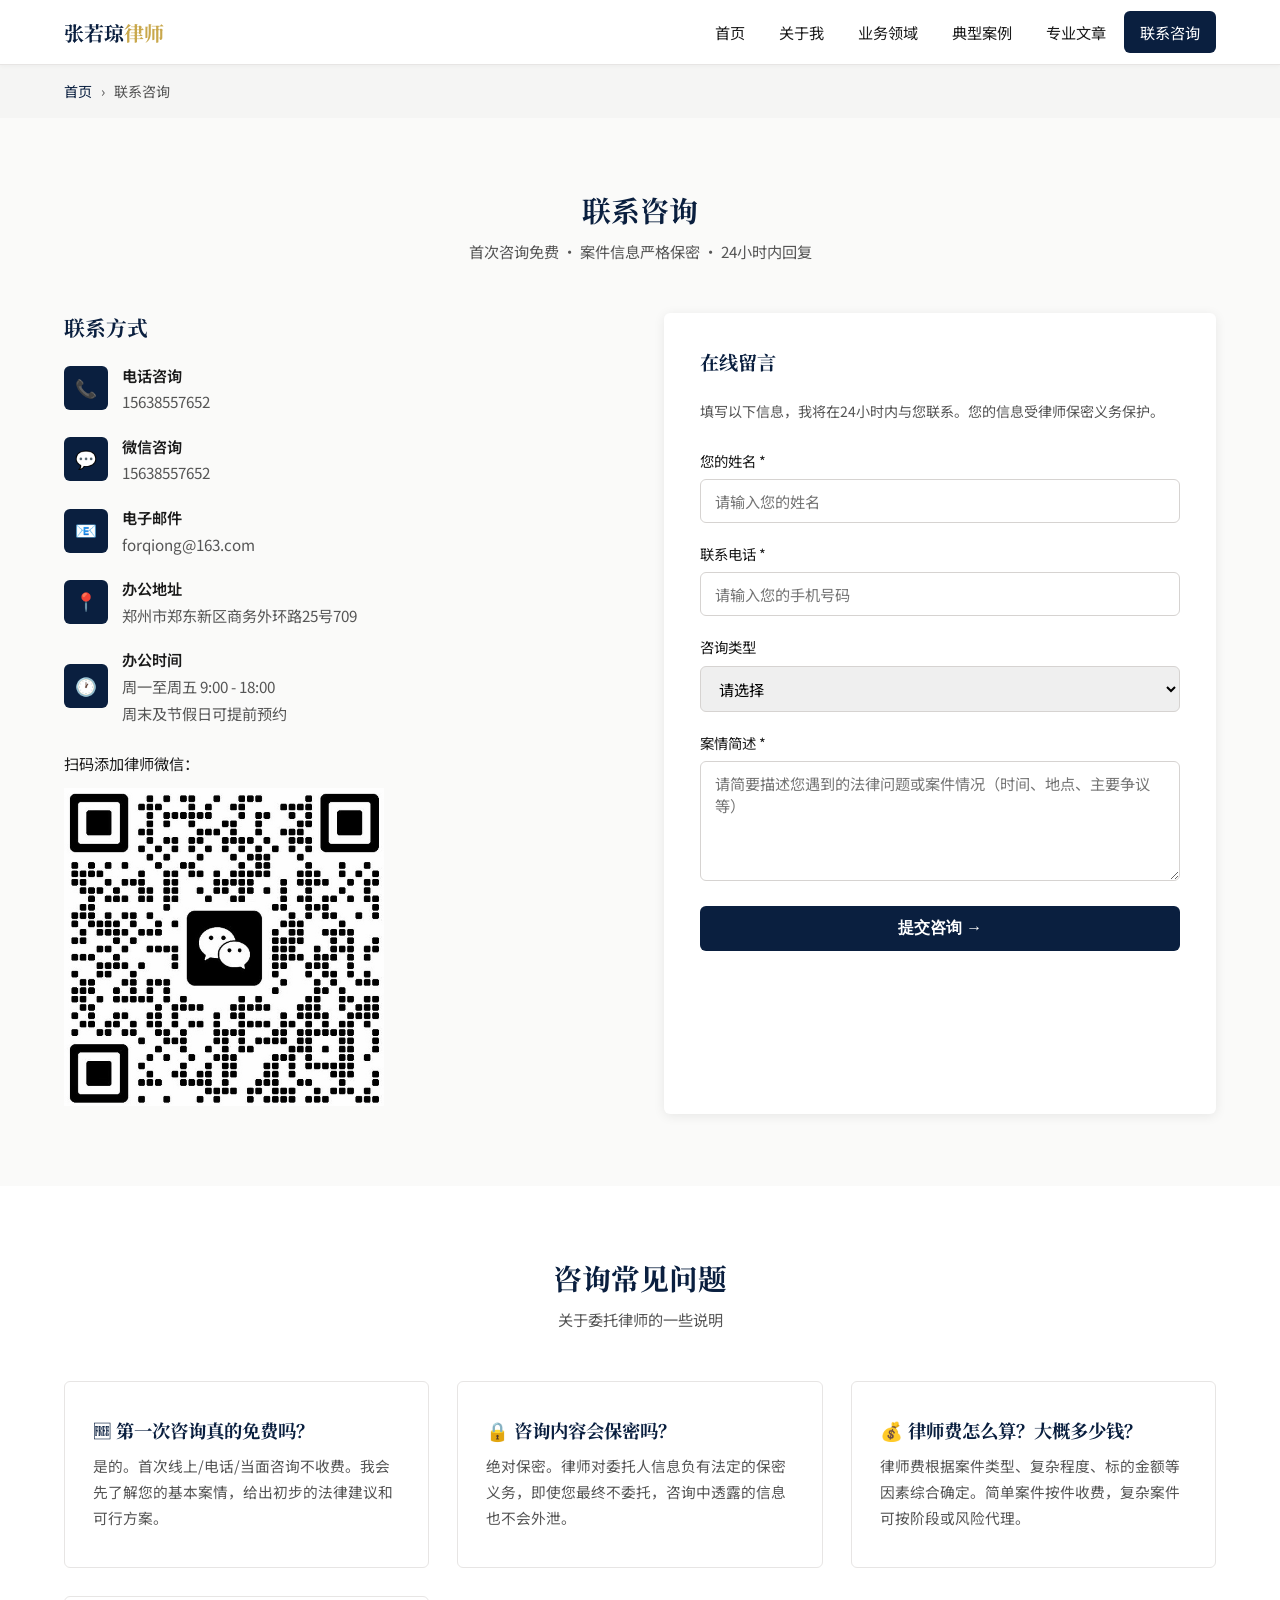
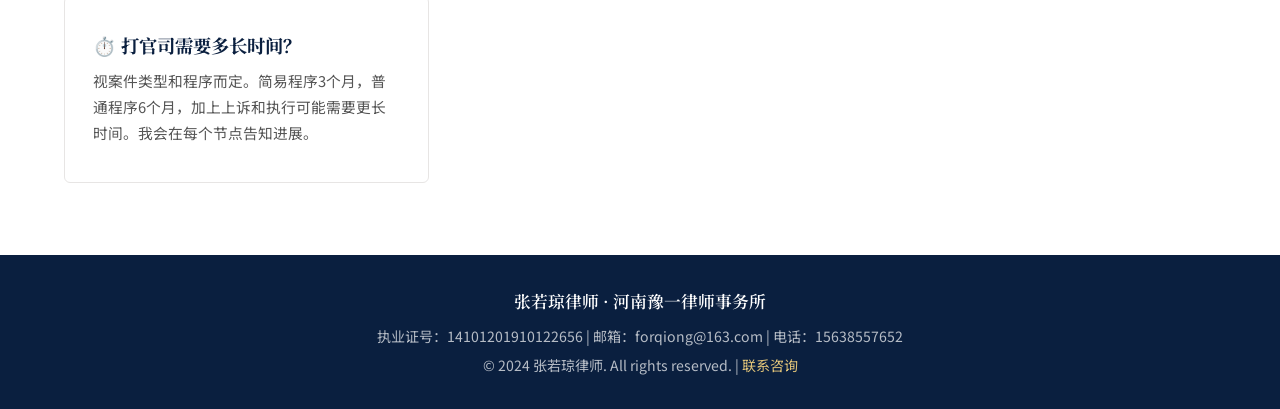
<file: contact.html>
<!DOCTYPE html>
<html lang="zh-CN">
<head>
  <meta charset="UTF-8">
  <meta name="viewport" content="width=device-width, initial-scale=1.0">
  <meta name="description" content="联系张若琼律师 — 免费法律咨询，7×24小时响应，严格保密。电话、微信、邮箱多渠道沟通。">
  <title>联系咨询 — 张若琼律师 | 河南豫一律师事务所</title>
  <link rel="stylesheet" href="css/style.css">
  <link href="https://fonts.googleapis.com/css2?family=Noto+Sans+SC:wght@400;500;600;700&family=Noto+Serif+SC:wght@600;700&display=swap" rel="stylesheet">
</head>
<body>
  <header class="site-header">
    <div class="header-inner">
      <a href="index.html" class="logo">张若琼<span>律师</span></a>
      <button class="hamburger" aria-label="导航菜单">
        <span></span><span></span><span></span>
      </button>
      <nav>
        <ul class="nav-links">
          <li><a href="index.html">首页</a></li>
          <li><a href="about.html">关于我</a></li>
          <li><a href="practice-areas.html">业务领域</a></li>
          <li><a href="cases.html">典型案例</a></li>
          <li><a href="articles.html">专业文章</a></li>
          <li><a href="contact.html">联系咨询</a></li>
        </ul>
      </nav>
    </div>
  </header>

  <div class="breadcrumb">
    <div class="container">
      <a href="index.html">首页</a> <span>›</span> 联系咨询
    </div>
  </div>

  <section class="section">
    <div class="container">
      <h2 class="section-title">联系咨询</h2>
      <p class="section-subtitle">首次咨询免费 · 案件信息严格保密 · 24小时内回复</p>

      <div class="contact-grid">
        <!-- Contact Info -->
        <div class="contact-info">
          <h3>联系方式</h3>

          <div class="contact-item">
            <div class="icon-box">📞</div>
            <div>
              <div style="font-weight:600;">电话咨询</div>
              <div style="color:var(--text-light);">15638557652</div>
            </div>
          </div>

          <div class="contact-item">
            <div class="icon-box">💬</div>
            <div>
              <div style="font-weight:600;">微信咨询</div>
              <div style="color:var(--text-light);">15638557652</div>
            </div>
          </div>

          <div class="contact-item">
            <div class="icon-box">📧</div>
            <div>
              <div style="font-weight:600;">电子邮件</div>
              <div style="color:var(--text-light);">forqiong@163.com</div>
            </div>
          </div>

          <div class="contact-item">
            <div class="icon-box">📍</div>
            <div>
              <div style="font-weight:600;">办公地址</div>
              <div style="color:var(--text-light);">郑州市郑东新区商务外环路25号709</div>
            </div>
          </div>

          <div class="contact-item">
            <div class="icon-box">🕐</div>
            <div>
              <div style="font-weight:600;">办公时间</div>
              <div style="color:var(--text-light);">周一至周五 9:00 - 18:00<br>周末及节假日可提前预约</div>
            </div>
          </div>

          <div style="margin-top:24px;">
            <p style="margin-bottom:10px;font-size:0.95rem;color:var(--text);">扫码添加律师微信：</p>
            <img src="images/qrcode.jpg" alt="微信二维码" style="width:320px;height:320px;object-fit:contain;">
          </div>
        </div>

        <!-- Contact Form -->
        <div class="contact-form">
          <h3>在线留言</h3>
          <p style="color:var(--text-light);font-size:0.88rem;margin-bottom:24px;">填写以下信息，我将在24小时内与您联系。您的信息受律师保密义务保护。</p>

          <form action="#" method="post">
            <div class="form-group">
              <label for="name">您的姓名 *</label>
              <input type="text" id="name" name="name" placeholder="请输入您的姓名" required>
            </div>

            <div class="form-group">
              <label for="phone">联系电话 *</label>
              <input type="tel" id="phone" name="phone" placeholder="请输入您的手机号码" required>
            </div>

            <div class="form-group">
              <label for="category">咨询类型</label>
              <select id="category" name="category">
                <option value="">请选择</option>
                <option value="民事纠纷">民事纠纷（合同/债权/侵权等）</option>
                <option value="劳动争议">劳动争议（工伤/辞退/工资等）</option>
                <option value="交通事故">交通事故与保险理赔</option>
                <option value="婚姻家庭">婚姻家庭（离婚/财产/继承等）</option>
                <option value="公司业务">公司业务与法律顾问</option>
                <option value="其他">其他法律问题</option>
              </select>
            </div>

            <div class="form-group">
              <label for="message">案情简述 *</label>
              <textarea id="message" name="message" placeholder="请简要描述您遇到的法律问题或案件情况（时间、地点、主要争议等）" required></textarea>
            </div>

            <button type="submit" class="btn-submit">提交咨询 →</button>
          </form>
        </div>
      </div>
    </div>
  </section>

  <!-- FAQ -->
  <section class="section section-alt">
    <div class="container">
      <h2 class="section-title">咨询常见问题</h2>
      <p class="section-subtitle">关于委托律师的一些说明</p>

      <div class="features-grid">
        <div class="feature-card">
          <h3>🆓 第一次咨询真的免费吗？</h3>
          <p>是的。首次线上/电话/当面咨询不收费。我会先了解您的基本案情，给出初步的法律建议和可行方案。</p>
        </div>
        <div class="feature-card">
          <h3>🔒 咨询内容会保密吗？</h3>
          <p>绝对保密。律师对委托人信息负有法定的保密义务，即使您最终不委托，咨询中透露的信息也不会外泄。</p>
        </div>
        <div class="feature-card">
          <h3>💰 律师费怎么算？大概多少钱？</h3>
          <p>律师费根据案件类型、复杂程度、标的金额等因素综合确定。简单案件按件收费，复杂案件可按阶段或风险代理。</p>
        </div>
        <div class="feature-card">
          <h3>⏱️ 打官司需要多长时间？</h3>
          <p>视案件类型和程序而定。简易程序3个月，普通程序6个月，加上上诉和执行可能需要更长时间。我会在每个节点告知进展。</p>
        </div>
      </div>
    </div>
  </section>

  <footer class="site-footer">
    <div class="container">
      <div class="footer-brand">张若琼律师 · 河南豫一律师事务所</div>
      <p>执业证号：14101201910122656 | 邮箱：forqiong@163.com | 电话：15638557652</p>
      <p style="margin-top:4px;">© 2024 张若琼律师. All rights reserved. | <a href="contact.html">联系咨询</a></p>
    </div>
  </footer>

  <script src="js/main.js"></script>
</body>
</html>
</file>
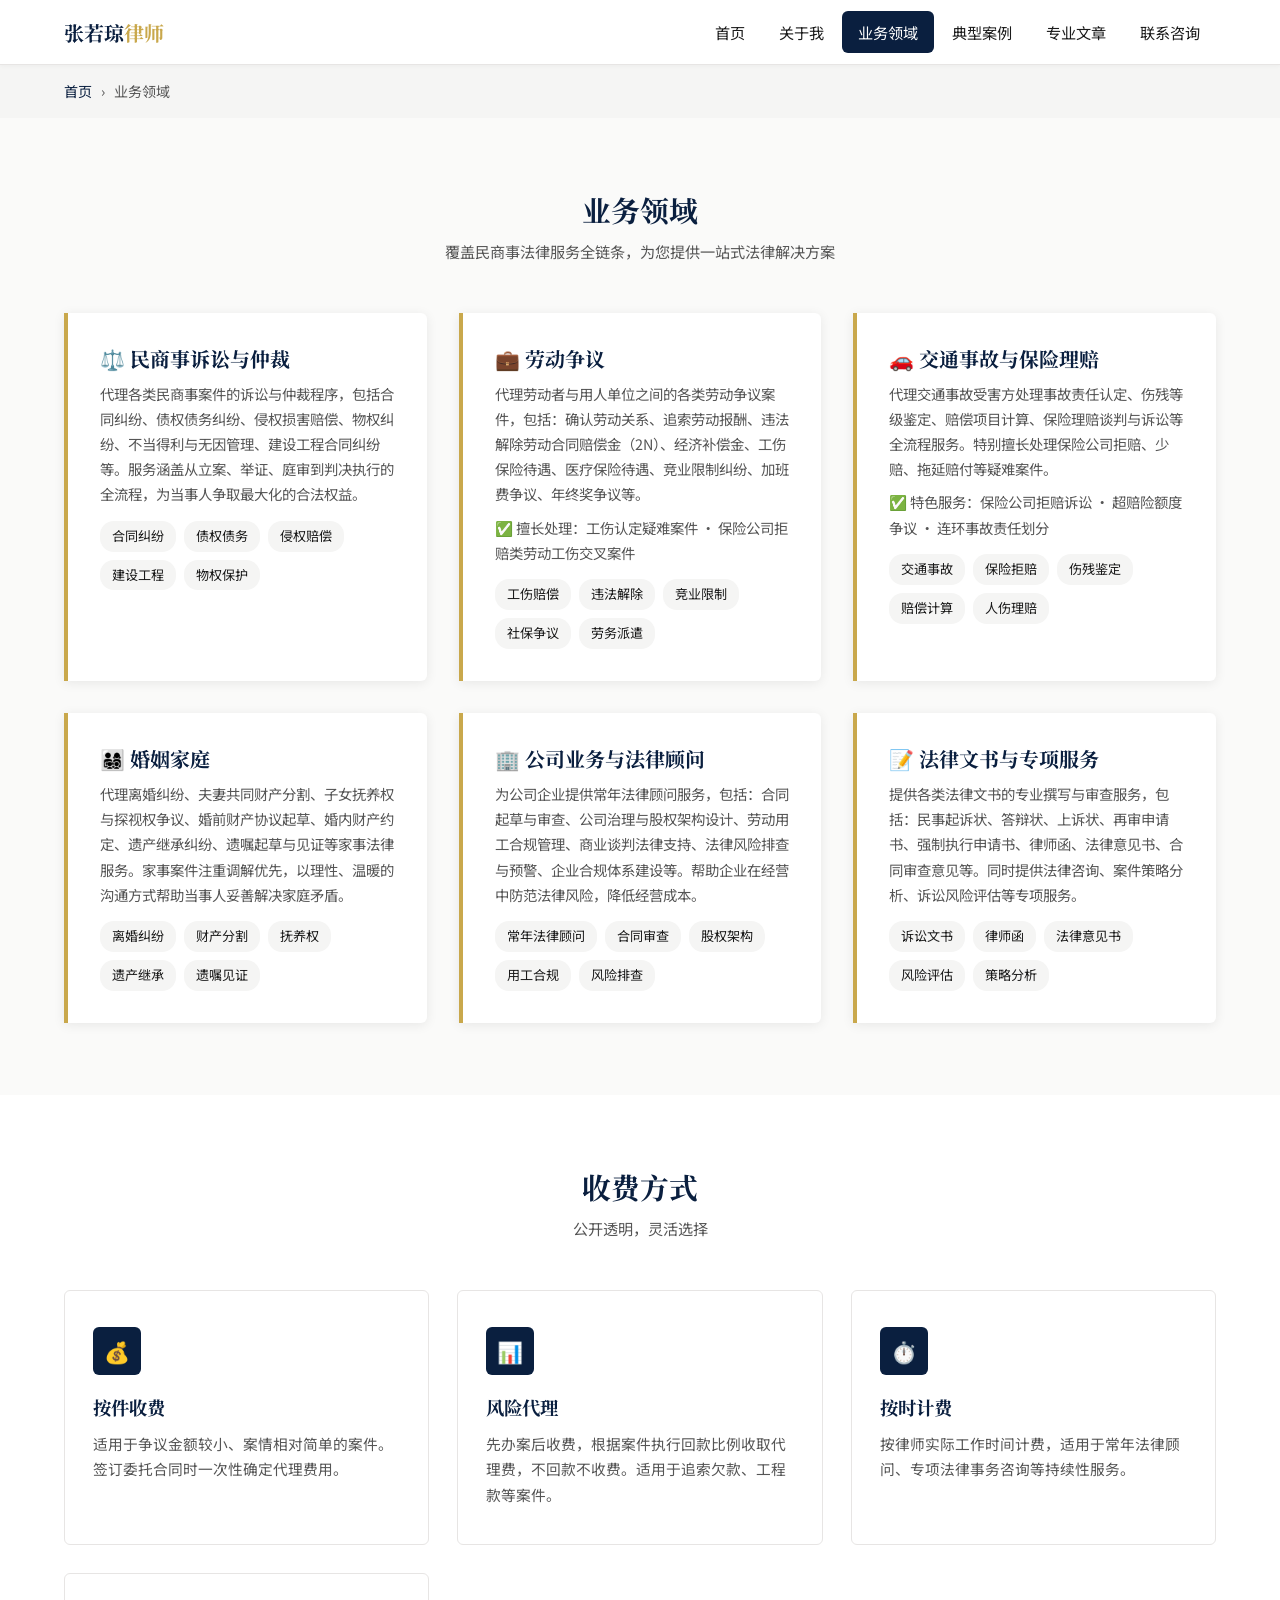
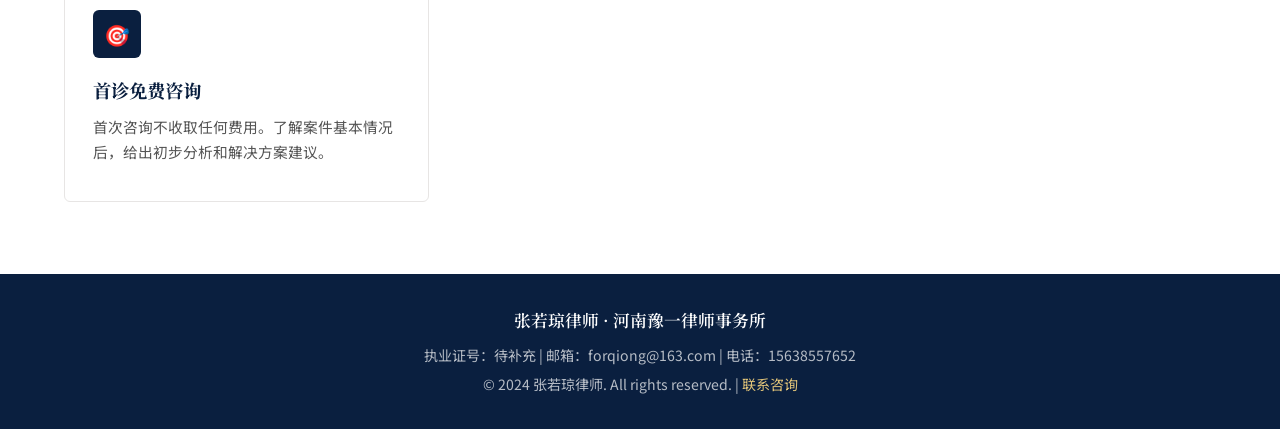
<file: practice-areas.html>
<!DOCTYPE html>
<html lang="zh-CN">
<head>
  <meta charset="UTF-8">
  <meta name="viewport" content="width=device-width, initial-scale=1.0">
  <meta name="description" content="张若琼律师业务领域 — 民商事诉讼、劳动争议、交通事故、保险理赔、婚姻家庭、公司法律顾问等全方位法律服务。">
  <title>业务领域 — 张若琼律师 | 河南豫一律师事务所</title>
  <link rel="stylesheet" href="css/style.css">
  <link href="https://fonts.googleapis.com/css2?family=Noto+Sans+SC:wght@400;500;600;700&family=Noto+Serif+SC:wght@600;700&display=swap" rel="stylesheet">
</head>
<body>
  <header class="site-header">
    <div class="header-inner">
      <a href="index.html" class="logo">张若琼<span>律师</span></a>
      <button class="hamburger" aria-label="导航菜单">
        <span></span><span></span><span></span>
      </button>
      <nav>
        <ul class="nav-links">
          <li><a href="index.html">首页</a></li>
          <li><a href="about.html">关于我</a></li>
          <li><a href="practice-areas.html">业务领域</a></li>
          <li><a href="cases.html">典型案例</a></li>
          <li><a href="articles.html">专业文章</a></li>
          <li><a href="contact.html">联系咨询</a></li>
        </ul>
      </nav>
    </div>
  </header>

  <div class="breadcrumb">
    <div class="container">
      <a href="index.html">首页</a> <span>›</span> 业务领域
    </div>
  </div>

  <section class="section">
    <div class="container">
      <h2 class="section-title">业务领域</h2>
      <p class="section-subtitle">覆盖民商事法律服务全链条，为您提供一站式法律解决方案</p>

      <div class="practice-list" style="gap:32px;">

        <!-- 民商事诉讼 -->
        <div class="practice-item" style="padding:32px;">
          <h3 style="font-size:1.25rem;">⚖️ 民商事诉讼与仲裁</h3>
          <p>代理各类民商事案件的诉讼与仲裁程序，包括合同纠纷、债权债务纠纷、侵权损害赔偿、物权纠纷、不当得利与无因管理、建设工程合同纠纷等。服务涵盖从立案、举证、庭审到判决执行的全流程，为当事人争取最大化的合法权益。</p>
          <div style="margin-top:14px;display:flex;flex-wrap:wrap;gap:8px;">
            <span style="background:var(--gray-100);padding:4px 12px;border-radius:14px;font-size:0.82rem;">合同纠纷</span>
            <span style="background:var(--gray-100);padding:4px 12px;border-radius:14px;font-size:0.82rem;">债权债务</span>
            <span style="background:var(--gray-100);padding:4px 12px;border-radius:14px;font-size:0.82rem;">侵权赔偿</span>
            <span style="background:var(--gray-100);padding:4px 12px;border-radius:14px;font-size:0.82rem;">建设工程</span>
            <span style="background:var(--gray-100);padding:4px 12px;border-radius:14px;font-size:0.82rem;">物权保护</span>
          </div>
        </div>

        <!-- 劳动争议 -->
        <div class="practice-item" style="padding:32px;">
          <h3 style="font-size:1.25rem;">💼 劳动争议</h3>
          <p>代理劳动者与用人单位之间的各类劳动争议案件，包括：确认劳动关系、追索劳动报酬、违法解除劳动合同赔偿金（2N）、经济补偿金、工伤保险待遇、医疗保险待遇、竞业限制纠纷、加班费争议、年终奖争议等。</p>
          <p style="margin-top:8px;color:var(--text-light);">✅ 擅长处理：工伤认定疑难案件 · 保险公司拒赔类劳动工伤交叉案件</p>
          <div style="margin-top:14px;display:flex;flex-wrap:wrap;gap:8px;">
            <span style="background:var(--gray-100);padding:4px 12px;border-radius:14px;font-size:0.82rem;">工伤赔偿</span>
            <span style="background:var(--gray-100);padding:4px 12px;border-radius:14px;font-size:0.82rem;">违法解除</span>
            <span style="background:var(--gray-100);padding:4px 12px;border-radius:14px;font-size:0.82rem;">竞业限制</span>
            <span style="background:var(--gray-100);padding:4px 12px;border-radius:14px;font-size:0.82rem;">社保争议</span>
            <span style="background:var(--gray-100);padding:4px 12px;border-radius:14px;font-size:0.82rem;">劳务派遣</span>
          </div>
        </div>

        <!-- 交通事故 -->
        <div class="practice-item" style="padding:32px;">
          <h3 style="font-size:1.25rem;">🚗 交通事故与保险理赔</h3>
          <p>代理交通事故受害方处理事故责任认定、伤残等级鉴定、赔偿项目计算、保险理赔谈判与诉讼等全流程服务。特别擅长处理保险公司拒赔、少赔、拖延赔付等疑难案件。</p>
          <p style="margin-top:8px;color:var(--text-light);">✅ 特色服务：保险公司拒赔诉讼 · 超赔险额度争议 · 连环事故责任划分</p>
          <div style="margin-top:14px;display:flex;flex-wrap:wrap;gap:8px;">
            <span style="background:var(--gray-100);padding:4px 12px;border-radius:14px;font-size:0.82rem;">交通事故</span>
            <span style="background:var(--gray-100);padding:4px 12px;border-radius:14px;font-size:0.82rem;">保险拒赔</span>
            <span style="background:var(--gray-100);padding:4px 12px;border-radius:14px;font-size:0.82rem;">伤残鉴定</span>
            <span style="background:var(--gray-100);padding:4px 12px;border-radius:14px;font-size:0.82rem;">赔偿计算</span>
            <span style="background:var(--gray-100);padding:4px 12px;border-radius:14px;font-size:0.82rem;">人伤理赔</span>
          </div>
        </div>

        <!-- 婚姻家庭 -->
        <div class="practice-item" style="padding:32px;">
          <h3 style="font-size:1.25rem;">👨‍👩‍👧‍👦 婚姻家庭</h3>
          <p>代理离婚纠纷、夫妻共同财产分割、子女抚养权与探视权争议、婚前财产协议起草、婚内财产约定、遗产继承纠纷、遗嘱起草与见证等家事法律服务。家事案件注重调解优先，以理性、温暖的沟通方式帮助当事人妥善解决家庭矛盾。</p>
          <div style="margin-top:14px;display:flex;flex-wrap:wrap;gap:8px;">
            <span style="background:var(--gray-100);padding:4px 12px;border-radius:14px;font-size:0.82rem;">离婚纠纷</span>
            <span style="background:var(--gray-100);padding:4px 12px;border-radius:14px;font-size:0.82rem;">财产分割</span>
            <span style="background:var(--gray-100);padding:4px 12px;border-radius:14px;font-size:0.82rem;">抚养权</span>
            <span style="background:var(--gray-100);padding:4px 12px;border-radius:14px;font-size:0.82rem;">遗产继承</span>
            <span style="background:var(--gray-100);padding:4px 12px;border-radius:14px;font-size:0.82rem;">遗嘱见证</span>
          </div>
        </div>

        <!-- 公司业务 -->
        <div class="practice-item" style="padding:32px;">
          <h3 style="font-size:1.25rem;">🏢 公司业务与法律顾问</h3>
          <p>为公司企业提供常年法律顾问服务，包括：合同起草与审查、公司治理与股权架构设计、劳动用工合规管理、商业谈判法律支持、法律风险排查与预警、企业合规体系建设等。帮助企业在经营中防范法律风险，降低经营成本。</p>
          <div style="margin-top:14px;display:flex;flex-wrap:wrap;gap:8px;">
            <span style="background:var(--gray-100);padding:4px 12px;border-radius:14px;font-size:0.82rem;">常年法律顾问</span>
            <span style="background:var(--gray-100);padding:4px 12px;border-radius:14px;font-size:0.82rem;">合同审查</span>
            <span style="background:var(--gray-100);padding:4px 12px;border-radius:14px;font-size:0.82rem;">股权架构</span>
            <span style="background:var(--gray-100);padding:4px 12px;border-radius:14px;font-size:0.82rem;">用工合规</span>
            <span style="background:var(--gray-100);padding:4px 12px;border-radius:14px;font-size:0.82rem;">风险排查</span>
          </div>
        </div>

        <!-- 法律文书 -->
        <div class="practice-item" style="padding:32px;">
          <h3 style="font-size:1.25rem;">📝 法律文书与专项服务</h3>
          <p>提供各类法律文书的专业撰写与审查服务，包括：民事起诉状、答辩状、上诉状、再审申请书、强制执行申请书、律师函、法律意见书、合同审查意见等。同时提供法律咨询、案件策略分析、诉讼风险评估等专项服务。</p>
          <div style="margin-top:14px;display:flex;flex-wrap:wrap;gap:8px;">
            <span style="background:var(--gray-100);padding:4px 12px;border-radius:14px;font-size:0.82rem;">诉讼文书</span>
            <span style="background:var(--gray-100);padding:4px 12px;border-radius:14px;font-size:0.82rem;">律师函</span>
            <span style="background:var(--gray-100);padding:4px 12px;border-radius:14px;font-size:0.82rem;">法律意见书</span>
            <span style="background:var(--gray-100);padding:4px 12px;border-radius:14px;font-size:0.82rem;">风险评估</span>
            <span style="background:var(--gray-100);padding:4px 12px;border-radius:14px;font-size:0.82rem;">策略分析</span>
          </div>
        </div>
      </div>
    </div>
  </section>

  <!-- Fee Info -->
  <section class="section section-alt">
    <div class="container">
      <h2 class="section-title">收费方式</h2>
      <p class="section-subtitle">公开透明，灵活选择</p>
      <div class="features-grid">
        <div class="feature-card">
          <div class="icon">💰</div>
          <h3>按件收费</h3>
          <p>适用于争议金额较小、案情相对简单的案件。签订委托合同时一次性确定代理费用。</p>
        </div>
        <div class="feature-card">
          <div class="icon">📊</div>
          <h3>风险代理</h3>
          <p>先办案后收费，根据案件执行回款比例收取代理费，不回款不收费。适用于追索欠款、工程款等案件。</p>
        </div>
        <div class="feature-card">
          <div class="icon">⏱️</div>
          <h3>按时计费</h3>
          <p>按律师实际工作时间计费，适用于常年法律顾问、专项法律事务咨询等持续性服务。</p>
        </div>
        <div class="feature-card">
          <div class="icon">🎯</div>
          <h3>首诊免费咨询</h3>
          <p>首次咨询不收取任何费用。了解案件基本情况后，给出初步分析和解决方案建议。</p>
        </div>
      </div>
    </div>
  </section>

  <footer class="site-footer">
    <div class="container">
      <div class="footer-brand">张若琼律师 · 河南豫一律师事务所</div>
      <p>执业证号：待补充 | 邮箱：forqiong@163.com | 电话：15638557652</p>
      <p style="margin-top:4px;">© 2024 张若琼律师. All rights reserved. | <a href="contact.html">联系咨询</a></p>
    </div>
  </footer>

  <script src="js/main.js"></script>
</body>
</html>
</file>
<file: css/style.css>
/* ===== Lawyer Personal Website — Design System ===== */
/* Deep blue + Gold, professional, responsive */

:root {
  --primary: #0a1f3f;
  --primary-light: #0f2d5c;
  --accent: #c9a84c;
  --accent-light: #dfc278;
  --text: #1a1a1a;
  --text-light: #555;
  --bg: #fafaf9;
  --white: #ffffff;
  --gray-100: #f5f5f4;
  --gray-200: #e7e5e4;
  --gray-300: #d6d3d1;
  --font-heading: "Noto Serif SC", "STSong", "SimSun", "Songti SC", serif;
  --font-body: "Noto Sans SC", "PingFang SC", "Microsoft YaHei", sans-serif;
  --max-width: 1200px;
  --radius: 6px;
  --shadow: 0 2px 12px rgba(0,0,0,0.08);
  --shadow-hover: 0 6px 24px rgba(0,0,0,0.12);
}

* { box-sizing: border-box; margin: 0; padding: 0; }

html { font-size: 16px; scroll-behavior: smooth; }

body {
  font-family: var(--font-body);
  color: var(--text);
  background: var(--bg);
  line-height: 1.75;
  -webkit-font-smoothing: antialiased;
}

h1, h2, h3, h4 {
  font-family: var(--font-heading);
  color: var(--primary);
  line-height: 1.4;
}

a { color: var(--primary); text-decoration: none; transition: color .2s; }
a:hover { color: var(--accent); }

img { max-width: 100%; height: auto; }

.container { max-width: var(--max-width); margin: 0 auto; padding: 0 24px; }

/* ===== Header & Navigation ===== */
.site-header {
  background: var(--white);
  border-bottom: 1px solid var(--gray-200);
  position: sticky;
  top: 0;
  z-index: 100;
  box-shadow: 0 1px 4px rgba(0,0,0,0.04);
}

.header-inner {
  display: flex;
  align-items: center;
  justify-content: space-between;
  max-width: var(--max-width);
  margin: 0 auto;
  padding: 0 24px;
  height: 64px;
}

.logo {
  font-family: var(--font-heading);
  font-size: 1.25rem;
  font-weight: 700;
  color: var(--primary);
  white-space: nowrap;
}
.logo span { color: var(--accent); }

.nav-links { display: flex; list-style: none; gap: 2px; }

.nav-links a {
  display: block;
  padding: 8px 16px;
  border-radius: var(--radius);
  font-size: 0.95rem;
  color: var(--text);
  transition: all .2s;
}
.nav-links a:hover,
.nav-links a.active {
  background: var(--primary);
  color: var(--white);
}

.hamburger {
  display: none;
  flex-direction: column;
  gap: 5px;
  cursor: pointer;
  background: none;
  border: none;
  padding: 4px;
}
.hamburger span {
  display: block;
  width: 24px;
  height: 2px;
  background: var(--primary);
  border-radius: 2px;
  transition: all .3s;
}

/* ===== Hero (Home) ===== */
.hero {
  background: linear-gradient(135deg, var(--primary) 0%, var(--primary-light) 100%);
  color: var(--white);
  padding: 100px 0 80px;
  text-align: center;
  position: relative;
  overflow: hidden;
}
.hero::after {
  content: '';
  position: absolute;
  top: -50%;
  right: -20%;
  width: 600px;
  height: 600px;
  border-radius: 50%;
  border: 1px solid rgba(255,255,255,0.06);
  pointer-events: none;
}
.hero h1 {
  font-size: 2.6rem;
  color: var(--white);
  margin-bottom: 16px;
  position: relative;
  z-index: 1;
}
.hero h1 span { color: var(--accent-light); }
.hero .subtitle {
  font-size: 1.15rem;
  color: rgba(255,255,255,0.8);
  margin-bottom: 12px;
  position: relative;
  z-index: 1;
}
.hero .tags {
  display: flex;
  flex-wrap: wrap;
  justify-content: center;
  gap: 10px;
  margin: 28px 0 36px;
  position: relative;
  z-index: 1;
}
.hero .tags span {
  background: rgba(255,255,255,0.12);
  border: 1px solid rgba(255,255,255,0.2);
  padding: 6px 18px;
  border-radius: 20px;
  font-size: 0.9rem;
}
.hero .cta {
  display: inline-block;
  background: var(--accent);
  color: var(--primary);
  padding: 14px 40px;
  border-radius: var(--radius);
  font-size: 1.05rem;
  font-weight: 600;
  position: relative;
  z-index: 1;
  transition: all .25s;
}
.hero .cta:hover {
  background: var(--accent-light);
  transform: translateY(-2px);
  box-shadow: 0 4px 20px rgba(201,168,76,0.4);
}

/* ===== Section Common ===== */
.section {
  padding: 72px 0;
}
.section-title {
  text-align: center;
  font-size: 1.8rem;
  margin-bottom: 8px;
}
.section-subtitle {
  text-align: center;
  color: var(--text-light);
  margin-bottom: 48px;
  font-size: 0.95rem;
}
.section-alt { background: var(--white); }

/* ===== Features Grid ===== */
.features-grid {
  display: grid;
  grid-template-columns: repeat(auto-fit, minmax(280px, 1fr));
  gap: 28px;
}

.feature-card {
  background: var(--white);
  border: 1px solid var(--gray-200);
  border-radius: var(--radius);
  padding: 36px 28px;
  transition: all .25s;
}
.feature-card:hover {
  box-shadow: var(--shadow-hover);
  border-color: var(--accent);
}
.feature-card .icon {
  width: 48px;
  height: 48px;
  border-radius: var(--radius);
  background: var(--primary);
  color: var(--white);
  display: flex;
  align-items: center;
  justify-content: center;
  font-size: 1.3rem;
  margin-bottom: 20px;
}
.feature-card h3 {
  font-size: 1.15rem;
  margin-bottom: 10px;
}
.feature-card p {
  color: var(--text-light);
  font-size: 0.92rem;
}

/* ===== Practice Areas ===== */
.practice-list {
  display: grid;
  grid-template-columns: repeat(auto-fit, minmax(320px, 1fr));
  gap: 24px;
}

.practice-item {
  background: var(--white);
  border-left: 4px solid var(--accent);
  border-radius: 0 var(--radius) var(--radius) 0;
  padding: 28px;
  box-shadow: var(--shadow);
  transition: all .25s;
}
.practice-item:hover {
  transform: translateX(4px);
  box-shadow: var(--shadow-hover);
}
.practice-item h3 {
  font-size: 1.1rem;
  margin-bottom: 8px;
  color: var(--primary);
}
.practice-item p {
  color: var(--text-light);
  font-size: 0.9rem;
}

/* ===== Cases Table ===== */
.cases-table {
  width: 100%;
  background: var(--white);
  border-radius: var(--radius);
  overflow: hidden;
  box-shadow: var(--shadow);
  border-collapse: collapse;
}
.cases-table thead {
  background: var(--primary);
  color: var(--white);
}
.cases-table th {
  padding: 14px 20px;
  text-align: left;
  font-weight: 500;
  font-size: 0.92rem;
}
.cases-table td {
  padding: 14px 20px;
  border-bottom: 1px solid var(--gray-200);
  font-size: 0.92rem;
}
.cases-table tr:last-child td { border-bottom: none; }
.cases-table .result-win {
  color: #16a34a;
  font-weight: 600;
}
.cases-table .result-settle {
  color: var(--accent);
  font-weight: 600;
}

/* ===== Articles ===== */
.articles-grid {
  display: grid;
  grid-template-columns: repeat(auto-fit, minmax(340px, 1fr));
  gap: 28px;
}

.article-card {
  background: var(--white);
  border-radius: var(--radius);
  overflow: hidden;
  box-shadow: var(--shadow);
  transition: all .25s;
}
.article-card:hover { box-shadow: var(--shadow-hover); }
.article-card .article-body { padding: 24px; }
.article-card .article-date {
  font-size: 0.82rem;
  color: var(--text-light);
  margin-bottom: 8px;
}
.article-card h3 {
  font-size: 1.08rem;
  margin-bottom: 8px;
}
.article-card h3 a { color: var(--primary); }
.article-card h3 a:hover { color: var(--accent); }
.article-card .article-excerpt {
  font-size: 0.9rem;
  color: var(--text-light);
  display: -webkit-box;
  -webkit-line-clamp: 3;
  -webkit-box-orient: vertical;
  overflow: hidden;
}
.article-card .article-tag {
  display: inline-block;
  background: var(--gray-100);
  color: var(--text-light);
  padding: 2px 10px;
  border-radius: 12px;
  font-size: 0.8rem;
  margin-top: 12px;
}

/* ===== About Page ===== */
.about-profile {
  display: flex;
  gap: 48px;
  align-items: flex-start;
}
.about-photo {
  flex-shrink: 0;
  width: 260px;
  height: 320px;
  border-radius: var(--radius);
  background: var(--gray-200);
  display: flex;
  align-items: center;
  justify-content: center;
  color: var(--text-light);
  font-size: 0.88rem;
  overflow: hidden;
}
.about-info h2 {
  font-size: 1.6rem;
  margin-bottom: 4px;
}
.about-info .position {
  color: var(--accent);
  font-weight: 500;
  margin-bottom: 20px;
}
.about-info .bio { margin-bottom: 24px; }
.about-info .bio p { margin-bottom: 12px; color: var(--text-light); }
.about-meta {
  list-style: none;
  display: grid;
  grid-template-columns: repeat(auto-fit, minmax(200px, 1fr));
  gap: 12px;
}
.about-meta li {
  display: flex;
  gap: 8px;
  font-size: 0.9rem;
}
.about-meta li .label { color: var(--text-light); min-width: 50px; }

/* ===== Contact ===== */
.contact-grid {
  display: grid;
  grid-template-columns: 1fr 1fr;
  gap: 48px;
}
.contact-info h3 {
  font-size: 1.3rem;
  margin-bottom: 20px;
}
.contact-item {
  display: flex;
  align-items: center;
  gap: 14px;
  margin-bottom: 18px;
  font-size: 0.95rem;
}
.contact-item .icon-box {
  width: 44px;
  height: 44px;
  background: var(--primary);
  border-radius: var(--radius);
  display: flex;
  align-items: center;
  justify-content: center;
  color: var(--white);
  font-size: 1.1rem;
  flex-shrink: 0;
}
.qr-box {
  background: var(--gray-100);
  border-radius: var(--radius);
  width: 280px;
  height: 280px;
  display: flex;
  align-items: center;
  justify-content: center;
  color: var(--text-light);
  font-size: 0.85rem;
  margin-top: 12px;
}

.contact-form {
  background: var(--white);
  padding: 36px;
  border-radius: var(--radius);
  box-shadow: var(--shadow);
}
.contact-form h3 {
  font-size: 1.2rem;
  margin-bottom: 24px;
}
.form-group { margin-bottom: 18px; }
.form-group label {
  display: block;
  font-size: 0.9rem;
  margin-bottom: 6px;
  color: var(--text);
}
.form-group input,
.form-group select,
.form-group textarea {
  width: 100%;
  padding: 10px 14px;
  border: 1px solid var(--gray-300);
  border-radius: var(--radius);
  font-size: 0.95rem;
  font-family: var(--font-body);
  transition: border .2s;
}
.form-group input:focus,
.form-group select:focus,
.form-group textarea:focus {
  outline: none;
  border-color: var(--accent);
  box-shadow: 0 0 0 3px rgba(201,168,76,0.15);
}
.form-group textarea { resize: vertical; min-height: 120px; }

.btn-submit {
  width: 100%;
  padding: 12px;
  background: var(--primary);
  color: var(--white);
  border: none;
  border-radius: var(--radius);
  font-size: 1rem;
  font-weight: 600;
  cursor: pointer;
  transition: all .2s;
}
.btn-submit:hover { background: var(--primary-light); }

/* ===== Footer ===== */
.site-footer {
  background: var(--primary);
  color: rgba(255,255,255,0.7);
  padding: 32px 0;
  text-align: center;
  font-size: 0.88rem;
}
.site-footer .footer-brand {
  color: var(--white);
  font-family: var(--font-heading);
  font-size: 1.05rem;
  margin-bottom: 8px;
  font-weight: 600;
}
.site-footer a { color: var(--accent-light); }

/* ===== Breadcrumb ===== */
.breadcrumb {
  background: var(--gray-100);
  padding: 14px 0;
  font-size: 0.88rem;
  color: var(--text-light);
}
.breadcrumb a { color: var(--primary); }
.breadcrumb span { margin: 0 6px; }

/* ===== Responsive ===== */
@media (max-width: 768px) {
  .hero { padding: 64px 0 48px; }
  .hero h1 { font-size: 1.75rem; }
  .hero .tags { gap: 8px; }
  .hero .tags span { font-size: 0.8rem; padding: 4px 12px; }

  .nav-links {
    display: none;
    flex-direction: column;
    position: absolute;
    top: 64px;
    left: 0;
    right: 0;
    background: var(--white);
    border-bottom: 2px solid var(--gray-200);
    padding: 12px 0;
  }
  .nav-links.open { display: flex; }
  .hamburger { display: flex; }

  .about-profile { flex-direction: column; align-items: center; text-align: center; }
  .about-photo { width: 200px; height: 250px; }

  .contact-grid { grid-template-columns: 1fr; }

  .cases-table { display: block; overflow-x: auto; }

  .section { padding: 48px 0; }
  .section-title { font-size: 1.4rem; }
}

@media (max-width: 480px) {
  .hero h1 { font-size: 1.5rem; }
  .features-grid,
  .practice-list,
  .articles-grid { grid-template-columns: 1fr; }
}
</file>
